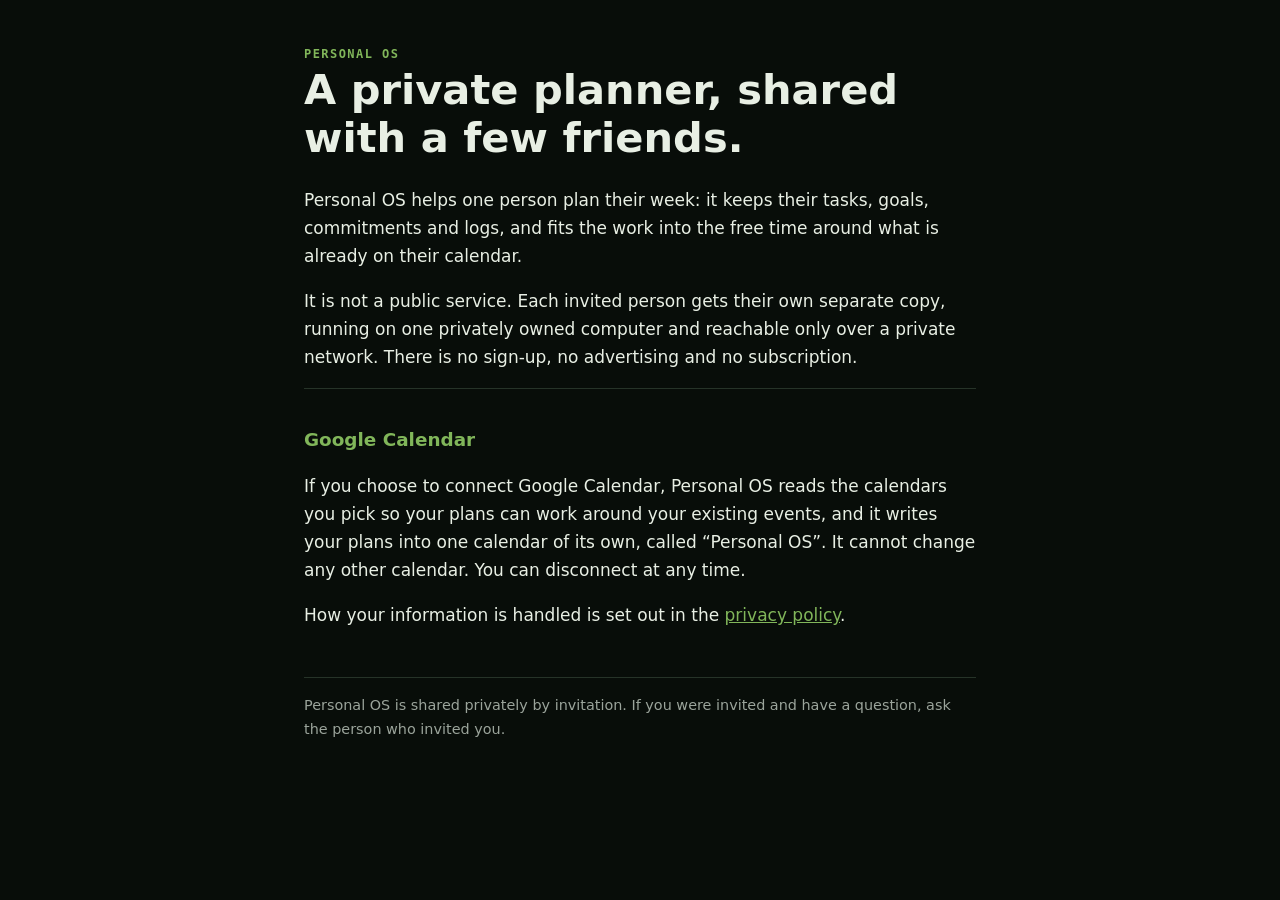
<file: index.html>
<!doctype html>
<html lang="en">
<head>
  <meta charset="utf-8">
  <meta name="viewport" content="width=device-width, initial-scale=1">
  <title>Personal OS</title>
  <meta name="description" content="Personal OS is a private planning app shared with a few invited friends.">
  <link rel="stylesheet" href="style.css">
</head>
<body>
<main>
  <header><p>Personal OS</p></header>
  <h1>A private planner, shared with a few friends.</h1>
  <p>
    Personal OS helps one person plan their week: it keeps their tasks, goals,
    commitments and logs, and fits the work into the free time around what is
    already on their calendar.
  </p>
  <p>
    It is not a public service. Each invited person gets their own separate
    copy, running on one privately owned computer and reachable only over a
    private network. There is no sign-up, no advertising and no subscription.
  </p>

  <section>
    <h2>Google Calendar</h2>
    <p>
      If you choose to connect Google Calendar, Personal OS reads the calendars
      you pick so your plans can work around your existing events, and it
      writes your plans into one calendar of its own, called
      &ldquo;Personal OS&rdquo;. It cannot change any other calendar. You can
      disconnect at any time.
    </p>
    <p>
      How your information is handled is set out in the
      <a href="privacy.html">privacy policy</a>.
    </p>
  </section>

  <footer>
    Personal OS is shared privately by invitation. If you were invited and have
    a question, ask the person who invited you.
  </footer>
</main>
</body>
</html>
</file>
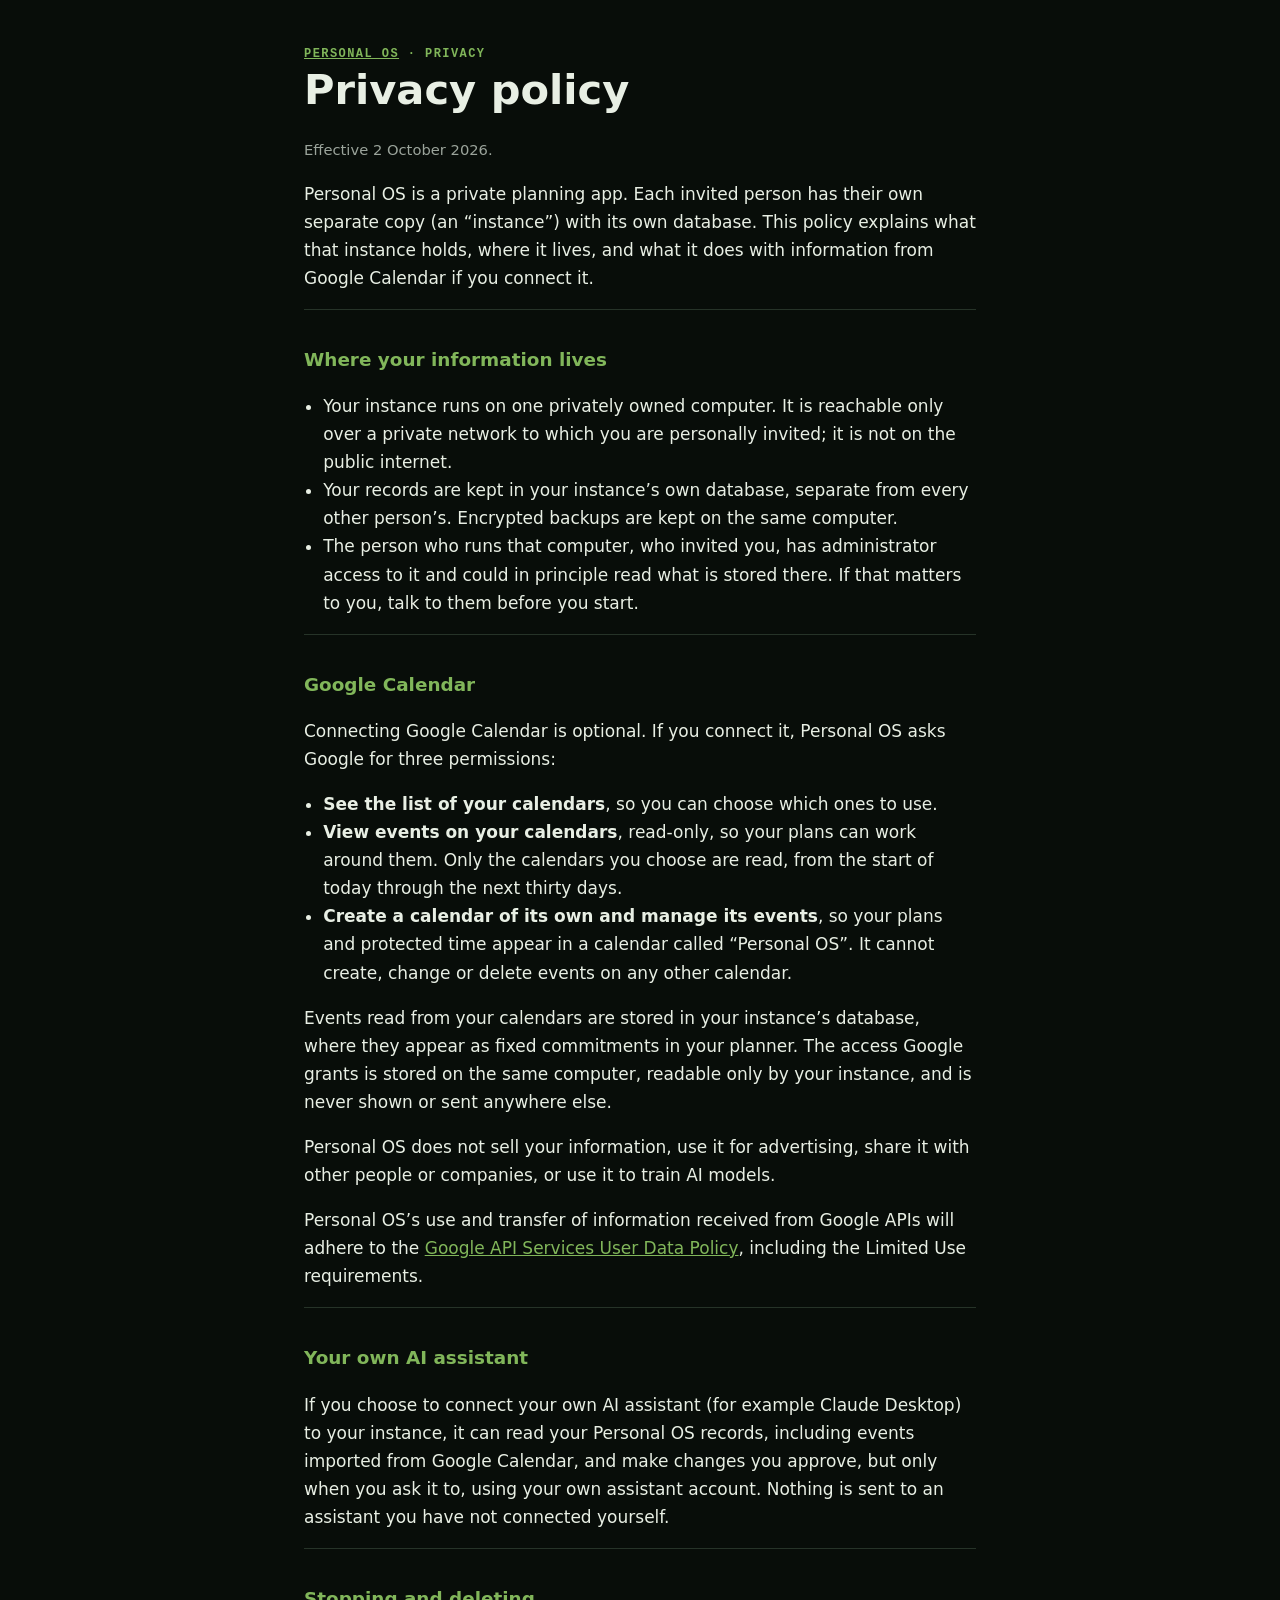
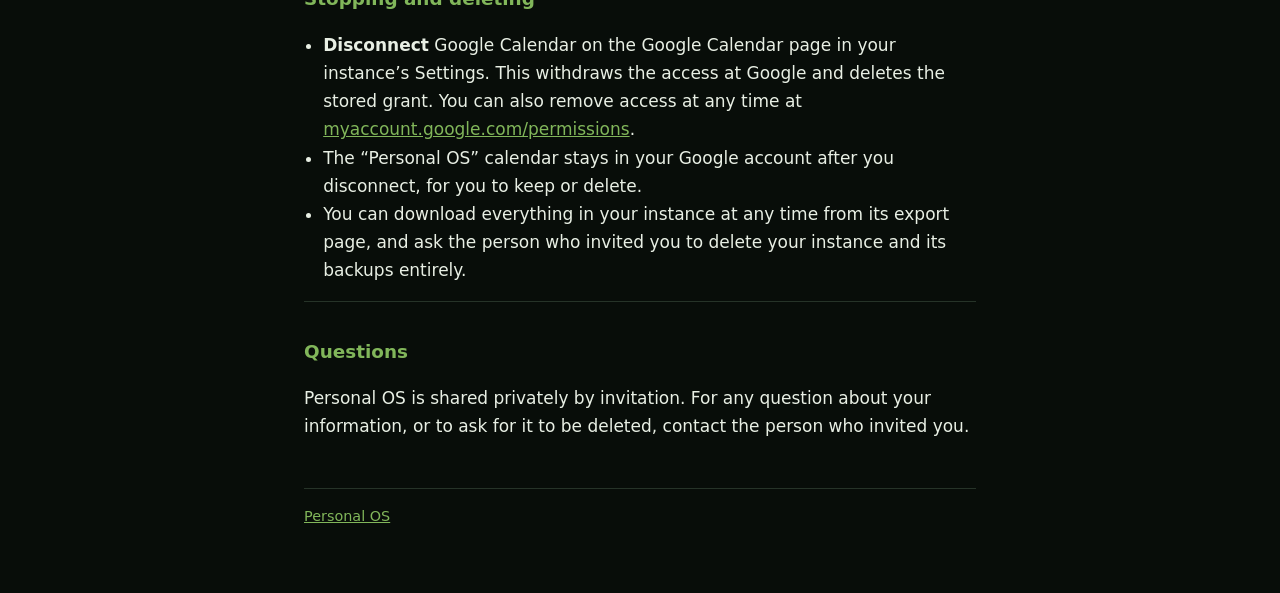
<file: privacy.html>
<!doctype html>
<html lang="en">
<head>
  <meta charset="utf-8">
  <meta name="viewport" content="width=device-width, initial-scale=1">
  <title>Privacy · Personal OS</title>
  <meta name="description" content="How Personal OS handles your information, including data from Google Calendar.">
  <link rel="stylesheet" href="style.css">
</head>
<body>
<main>
  <header><p><a href="./">Personal OS</a> · Privacy</p></header>
  <h1>Privacy policy</h1>
  <p class="muted">Effective 2 October 2026.</p>

  <p>
    Personal OS is a private planning app. Each invited person has their own
    separate copy (an &ldquo;instance&rdquo;) with its own database. This
    policy explains what that instance holds, where it lives, and what it does
    with information from Google Calendar if you connect it.
  </p>

  <section>
    <h2>Where your information lives</h2>
    <ul>
      <li>
        Your instance runs on one privately owned computer. It is reachable
        only over a private network to which you are personally invited; it is
        not on the public internet.
      </li>
      <li>
        Your records are kept in your instance&rsquo;s own database, separate
        from every other person&rsquo;s. Encrypted backups are kept on the same
        computer.
      </li>
      <li>
        The person who runs that computer, who invited you, has administrator
        access to it and could in principle read what is stored there. If that
        matters to you, talk to them before you start.
      </li>
    </ul>
  </section>

  <section>
    <h2>Google Calendar</h2>
    <p>Connecting Google Calendar is optional. If you connect it, Personal OS asks Google for three permissions:</p>
    <ul>
      <li><strong>See the list of your calendars</strong>, so you can choose which ones to use.</li>
      <li>
        <strong>View events on your calendars</strong>, read-only, so your
        plans can work around them. Only the calendars you choose are read,
        from the start of today through the next thirty days.
      </li>
      <li>
        <strong>Create a calendar of its own and manage its events</strong>, so
        your plans and protected time appear in a calendar called
        &ldquo;Personal OS&rdquo;. It cannot create, change or delete events on
        any other calendar.
      </li>
    </ul>
    <p>
      Events read from your calendars are stored in your instance&rsquo;s
      database, where they appear as fixed commitments in your planner. The
      access Google grants is stored on the same computer, readable only by
      your instance, and is never shown or sent anywhere else.
    </p>
    <p>
      Personal OS does not sell your information, use it for advertising,
      share it with other people or companies, or use it to train AI models.
    </p>
    <p>
      Personal OS&rsquo;s use and transfer of information received from Google
      APIs will adhere to the
      <a href="https://developers.google.com/terms/api-services-user-data-policy">Google API Services User Data Policy</a>,
      including the Limited Use requirements.
    </p>
  </section>

  <section>
    <h2>Your own AI assistant</h2>
    <p>
      If you choose to connect your own AI assistant (for example Claude
      Desktop) to your instance, it can read your Personal OS records,
      including events imported from Google Calendar, and make changes you
      approve, but only when you ask it to, using your own assistant account.
      Nothing is sent to an assistant you have not connected yourself.
    </p>
  </section>

  <section>
    <h2>Stopping and deleting</h2>
    <ul>
      <li>
        <strong>Disconnect</strong> Google Calendar on the Google Calendar page
        in your instance&rsquo;s Settings. This withdraws the access at Google
        and deletes the stored grant. You can also remove access at any time at
        <a href="https://myaccount.google.com/permissions">myaccount.google.com/permissions</a>.
      </li>
      <li>
        The &ldquo;Personal OS&rdquo; calendar stays in your Google account
        after you disconnect, for you to keep or delete.
      </li>
      <li>
        You can download everything in your instance at any time from its
        export page, and ask the person who invited you to delete your instance
        and its backups entirely.
      </li>
    </ul>
  </section>

  <section>
    <h2>Questions</h2>
    <p>
      Personal OS is shared privately by invitation. For any question about
      your information, or to ask for it to be deleted, contact the person who
      invited you.
    </p>
  </section>

  <footer><a href="./">Personal OS</a></footer>
</main>
</body>
</html>
</file>
<file: style.css>
:root { color-scheme: dark; --bg: #080d09; --panel: #0d140e; --text: #e8efe4; --muted: #9ba49b; --signal: #81b65a; --rule: #263328; }
* { box-sizing: border-box; }
body { margin: 0; background: var(--bg); color: var(--text); font: 17px/1.65 Inter, ui-sans-serif, system-ui, -apple-system, "Segoe UI", sans-serif; }
main { max-width: 44rem; margin: 0 auto; padding: 3rem 1rem 4rem; }
header p { margin: 0; color: var(--signal); font: 600 0.75rem/1 ui-monospace, "SFMono-Regular", monospace; letter-spacing: 0.12em; text-transform: uppercase; }
h1 { margin: 0.4rem 0 1.5rem; font-size: clamp(1.9rem, 5vw, 2.6rem); line-height: 1.15; }
h2 { margin: 2.2rem 0 0.6rem; font-size: 1.15rem; color: var(--signal); }
p, li { color: var(--text); }
.muted { color: var(--muted); font-size: 0.92rem; }
a { color: var(--signal); }
section { border-top: 1px solid var(--rule); }
ul { padding-left: 1.2rem; }
footer { margin-top: 3rem; padding-top: 1rem; border-top: 1px solid var(--rule); color: var(--muted); font-size: 0.9rem; }
</file>
